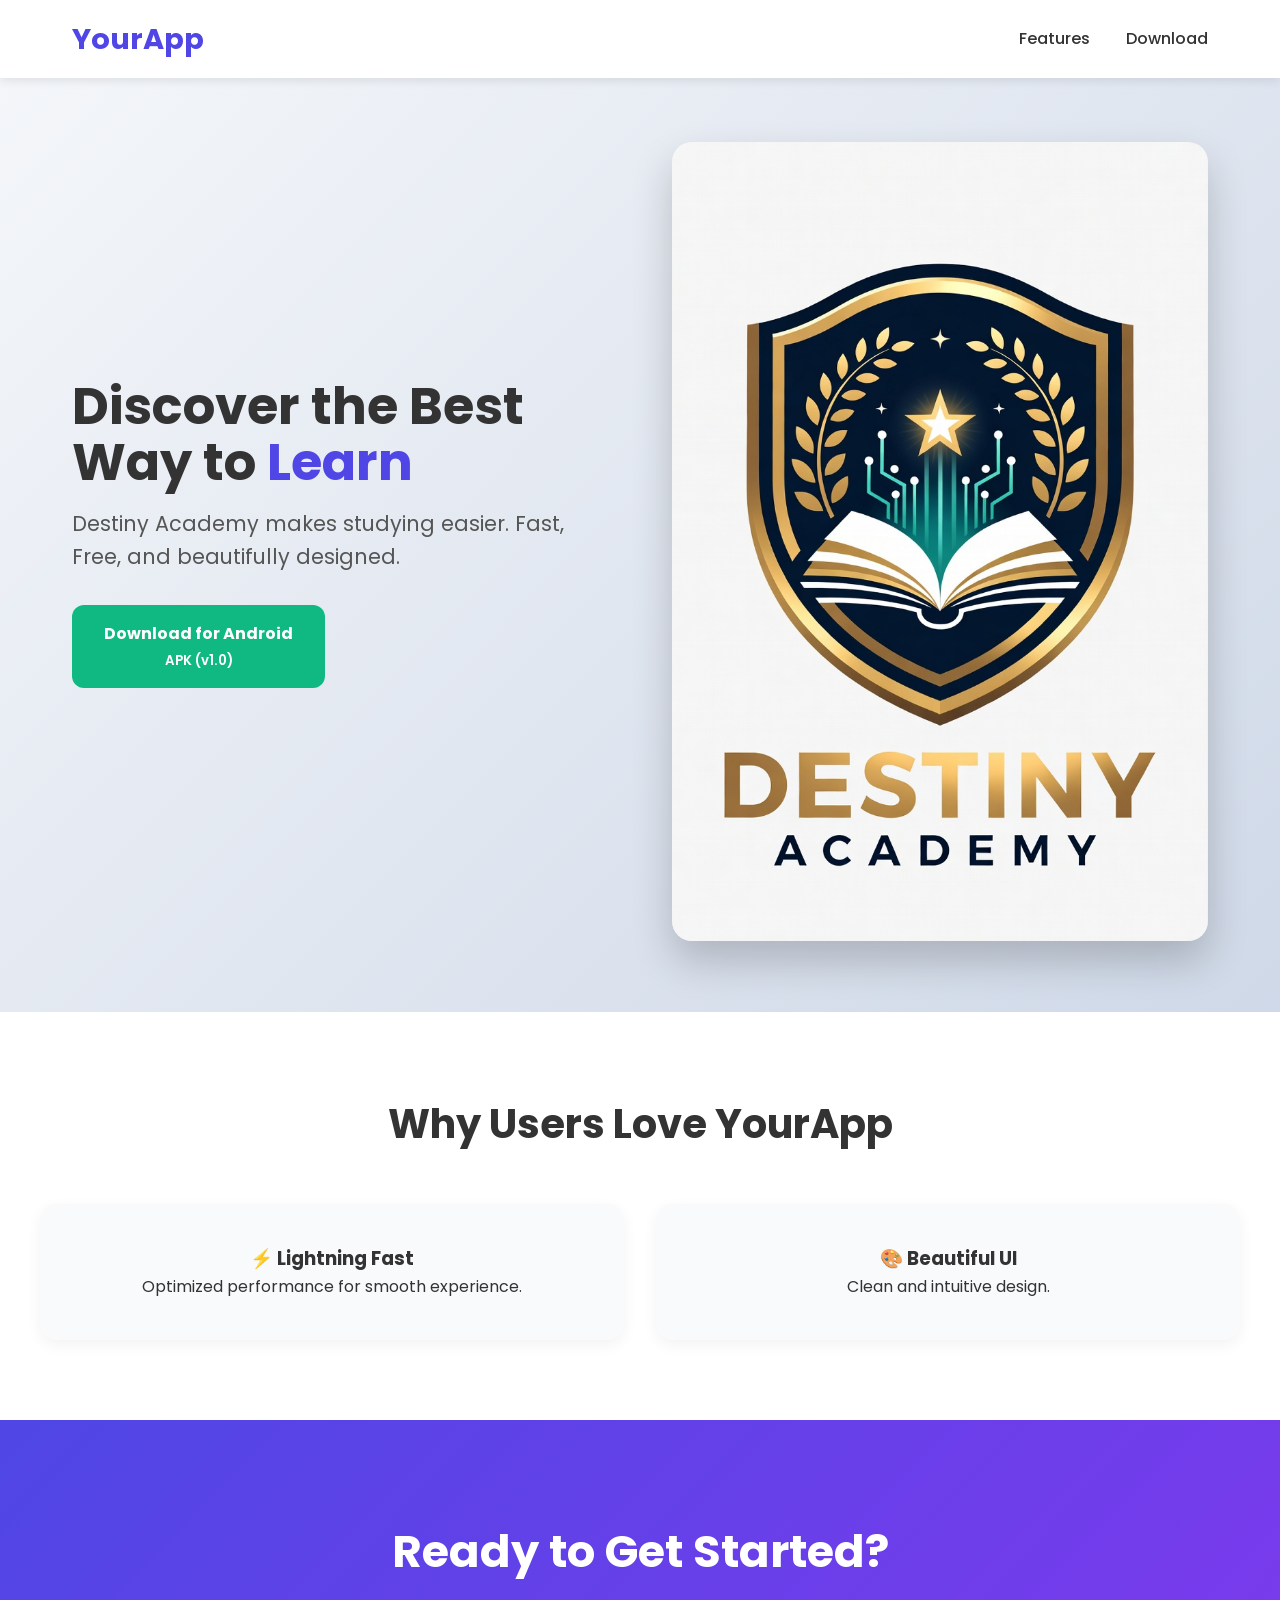
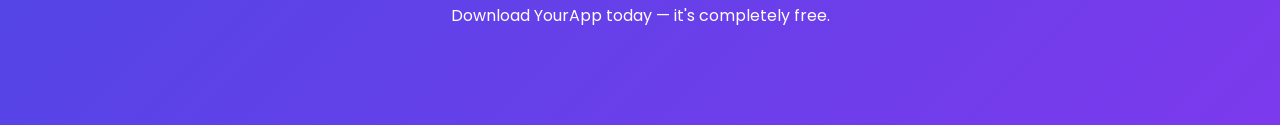
<file: index.html>
<!DOCTYPE html>
<html lang="en">
<head>
    <meta charset="UTF-8">
    <meta name="viewport" content="width=device-width, initial-scale=1.0">
    <title>Destiny Academy - Download Now</title>
    <link rel="stylesheet" href="style.css">
    <link href="https://fonts.googleapis.com/css2?family=Poppins:wght@400;500;600;700&display=swap" rel="stylesheet">
</head>
<body>
    <header>
        <nav>
            <div class="logo">YourApp</div>
            <div class="nav-links">
                <a href="#features">Features</a>
                <a href="#download">Download</a>
            </div>
        </nav>
    </header>

    <section class="hero">
        <div class="hero-content">
            <h1>Discover the Best Way to <span>Learn</span></h1>
            <p>Destiny Academy makes studying easier. Fast, Free, and beautifully designed.</p>
            
            <div class="download-buttons">
                <a href="https://drive.google.com/file/d/1_x_SXugUUIjnBEiIMXgvcajlc6fYdM4l/view?usp=drive_link" class="btn android" download>
                    <strong>Download for Android</strong><br>
                    <small>APK (v1.0)</small>
                </a>
            </div>

        </div>
        
        <div class="hero-image">
            <!-- Replace with your app screenshot URL -->
            <img src="8hxKo.jpg" alt="App Screenshot">
        </div>
    </section>

    <section id="features" class="features">
        <h2>Why Users Love YourApp</h2>
        <div class="features-grid">
            <div class="feature-card">
                <h3>⚡ Lightning Fast</h3>
                <p>Optimized performance for smooth experience.</p>
            </div>
            <div class="feature-card">
                <h3>🎨 Beautiful UI</h3>
                <p>Clean and intuitive design.</p>
            </div>
        </div>
    </section>

    <section id="download" class="final-cta">
        <h2>Ready to Get Started?</h2>
        <p>Download YourApp today — it's completely free.</p>
    </section>

</body>
</html>
</file>
<file: style.css>
* {
    margin: 0;
    padding: 0;
    box-sizing: border-box;
}

body {
    font-family: 'Poppins', sans-serif;
    line-height: 1.6;
    color: #333;
    background: linear-gradient(135deg, #f5f7fa 0%, #c3cfe2 100%);
    min-height: 100vh;
}

header {
    background: white;
    box-shadow: 0 2px 10px rgba(0,0,0,0.1);
    position: sticky;
    top: 0;
    z-index: 100;
}

nav {
    max-width: 1200px;
    margin: 0 auto;
    padding: 1rem 2rem;
    display: flex;
    justify-content: space-between;
    align-items: center;
}

.logo {
    font-size: 1.8rem;
    font-weight: 700;
    color: #4F46E5;
}

.nav-links a {
    margin-left: 2rem;
    text-decoration: none;
    color: #333;
    font-weight: 500;
}

.hero {
    max-width: 1200px;
    margin: 0 auto;
    padding: 4rem 2rem;
    display: grid;
    grid-template-columns: 1fr 1fr;
    gap: 4rem;
    align-items: center;
}

.hero-content h1 {
    font-size: 3.2rem;
    line-height: 1.1;
    margin-bottom: 1rem;
}

.hero-content h1 span {
    color: #4F46E5;
}

.hero-content p {
    font-size: 1.3rem;
    color: #555;
    margin-bottom: 2rem;
}

.download-buttons {
    display: flex;
    gap: 1rem;
    flex-wrap: wrap;
    margin-bottom: 1.5rem;
}

.btn {
    display: inline-block;
    padding: 1rem 2rem;
    border-radius: 12px;
    text-decoration: none;
    font-weight: 600;
    text-align: center;
    min-width: 220px;
    transition: all 0.3s;
}

.android {
    background: #10B981;
    color: white;
}

.ios {
    background: #000;
    color: white;
    border: 2px solid #333;
}

.btn:hover {
    transform: translateY(-3px);
    box-shadow: 0 10px 20px rgba(0,0,0,0.15);
}

.trust {
    color: #10B981;
    font-weight: 500;
}

.hero-image img {
    max-width: 100%;
    border-radius: 20px;
    box-shadow: 0 20px 40px rgba(0,0,0,0.2);
}

.features {
    background: white;
    padding: 5rem 2rem;
    text-align: center;
}

.features h2 {
    font-size: 2.5rem;
    margin-bottom: 3rem;
}

.features-grid {
    max-width: 1200px;
    margin: 0 auto;
    display: grid;
    grid-template-columns: repeat(auto-fit, minmax(280px, 1fr));
    gap: 2rem;
}

.feature-card {
    background: #f8fafc;
    padding: 2.5rem 1.5rem;
    border-radius: 16px;
    box-shadow: 0 5px 15px rgba(0,0,0,0.05);
}

.final-cta {
    text-align: center;
    padding: 6rem 2rem;
    background: linear-gradient(135deg, #4F46E5, #7C3AED);
    color: white;
}

.final-cta h2 {
    font-size: 2.8rem;
    margin-bottom: 1rem;
}

footer {
    text-align: center;
    padding: 3rem 2rem;
    background: #1f2937;
    color: #9ca3af;
    font-size: 0.9rem;
}

/* Mobile responsiveness */
@media (max-width: 768px) {
    .hero {
        grid-template-columns: 1fr;
        text-align: center;
    }
    
    .hero-content h1 {
        font-size: 2.5rem;
    }
    
    .download-buttons {
        justify-content: center;
    }
}
</file>
